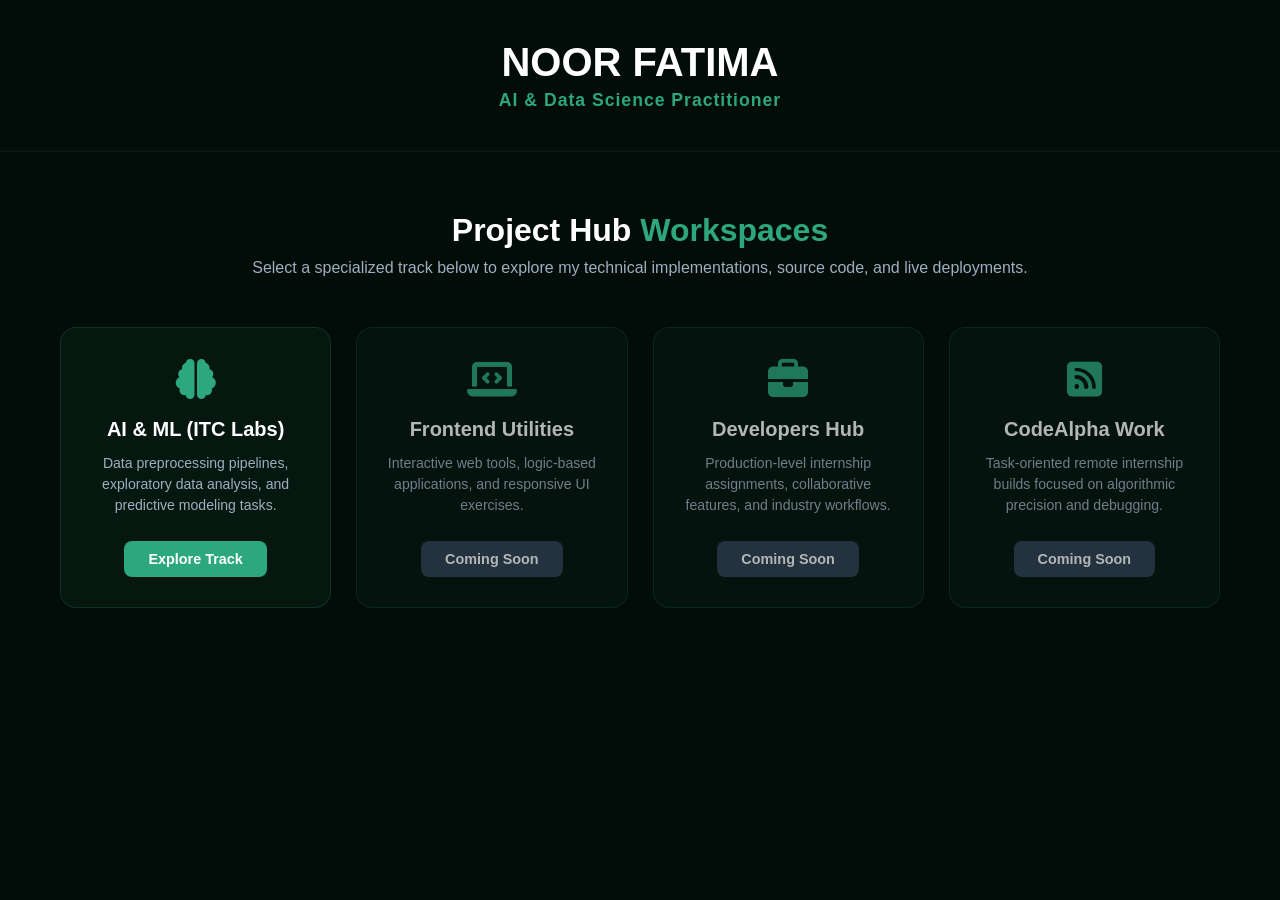
<file: index.html>
<!DOCTYPE html>
<html lang="en">
<head>
    <meta charset="UTF-8">
    <meta name="viewport" content="width=device-width, initial-scale=1.0">
    <title>Noor Fatima | Portfolio Hub</title>
    <link rel="stylesheet" href="style.css">
    <link rel="stylesheet" href="https://cdnjs.cloudflare.com/ajax/libs/font-awesome/6.4.0/css/all.min.css">
</head>
<body style="background-color: #020c08; font-family: sans-serif; margin: 0; padding: 0;">

    <header style="padding: 40px 20px; text-align: center; border-bottom: 1px solid rgba(45, 167, 125, 0.1);">
        <h1 style="color: #ffffff; margin: 0; font-size: 2.5rem;">NOOR FATIMA</h1>
        <p style="color: #2da77d; font-size: 1.1rem; margin: 5px 0 0 0; letter-spacing: 1px; font-weight: 600;">AI & Data Science Practitioner</p>
    </header>

    <section class="dashboard-section" style="padding: 60px 20px; max-width: 1200px; margin: 0 auto;">
        <h2 style="color: #ffffff; text-align: center; font-size: 2rem; margin-bottom: 10px; font-weight: 700;">
            Project Hub <span style="color: #2da77d;">Workspaces</span>
        </h2>
        <p style="color: #a0aec0; text-align: center; margin-bottom: 50px; font-size: 1rem;">
            Select a specialized track below to explore my technical implementations, source code, and live deployments.
        </p>

        <div class="hub-grid" style="display: grid; grid-template-columns: repeat(auto-fit, minmax(250px, 1fr)); gap: 25px;">
            
            <div class="hub-card" style="background: #061710; border: 1px solid rgba(45, 167, 125, 0.2); padding: 30px; border-radius: 16px; text-align: center;">
                <div style="font-size: 2.5rem; color: #2da77d; margin-bottom: 15px;">
                    <i class="fa-solid fa-brain"></i>
                </div>
                <h3 style="color: #ffffff; margin-bottom: 12px; font-size: 1.25rem;">AI & ML (ITC Labs)</h3>
                <p style="color: #a0aec0; font-size: 0.88rem; line-height: 1.5; margin-bottom: 25px;">
                    Data preprocessing pipelines, exploratory data analysis, and predictive modeling tasks.
                </p>
                <a href="AI-ML-ITC/EDA.html" style="background: #2da77d; color: #ffffff; padding: 10px 24px; border-radius: 8px; text-decoration: none; font-weight: 600; display: inline-block; font-size: 0.9rem;">Explore Track</a>
            </div>

            <div class="hub-card" style="background: #061710; border: 1px solid rgba(45, 167, 125, 0.2); padding: 30px; border-radius: 16px; text-align: center; opacity: 0.7;">
                <div style="font-size: 2.5rem; color: #2da77d; margin-bottom: 15px;">
                    <i class="fa-solid fa-laptop-code"></i>
                </div>
                <h3 style="color: #ffffff; margin-bottom: 12px; font-size: 1.25rem;">Frontend Utilities</h3>
                <p style="color: #a0aec0; font-size: 0.88rem; line-height: 1.5; margin-bottom: 25px;">
                    Interactive web tools, logic-based applications, and responsive UI exercises.
                </p>
                <a href="#" style="background: #334155; color: #ffffff; padding: 10px 24px; border-radius: 8px; text-decoration: none; font-weight: 600; display: inline-block; font-size: 0.9rem; cursor: not-allowed;">Coming Soon</a>
            </div>

            <div class="hub-card" style="background: #061710; border: 1px solid rgba(45, 167, 125, 0.2); padding: 30px; border-radius: 16px; text-align: center; opacity: 0.7;">
                <div style="font-size: 2.5rem; color: #2da77d; margin-bottom: 15px;">
                    <i class="fa-solid fa-briefcase"></i>
                </div>
                <h3 style="color: #ffffff; margin-bottom: 12px; font-size: 1.25rem;">Developers Hub</h3>
                <p style="color: #a0aec0; font-size: 0.88rem; line-height: 1.5; margin-bottom: 25px;">
                    Production-level internship assignments, collaborative features, and industry workflows.
                </p>
                <a href="#" style="background: #334155; color: #ffffff; padding: 10px 24px; border-radius: 8px; text-decoration: none; font-weight: 600; display: inline-block; font-size: 0.9rem; cursor: not-allowed;">Coming Soon</a>
            </div>

            <div class="hub-card" style="background: #061710; border: 1px solid rgba(45, 167, 125, 0.2); padding: 30px; border-radius: 16px; text-align: center; opacity: 0.7;">
                <div style="font-size: 2.5rem; color: #2da77d; margin-bottom: 15px;">
                    <i class="fa-solid fa-square-rss"></i>
                </div>
                <h3 style="color: #ffffff; margin-bottom: 12px; font-size: 1.25rem;">CodeAlpha Work</h3>
                <p style="color: #a0aec0; font-size: 0.88rem; line-height: 1.5; margin-bottom: 25px;">
                    Task-oriented remote internship builds focused on algorithmic precision and debugging.
                </p>
                <a href="#" style="background: #334155; color: #ffffff; padding: 10px 24px; border-radius: 8px; text-decoration: none; font-weight: 600; display: inline-block; font-size: 0.9rem; cursor: not-allowed;">Coming Soon</a>
            </div>

        </div>
    </section>

</body>
</html>
</file>
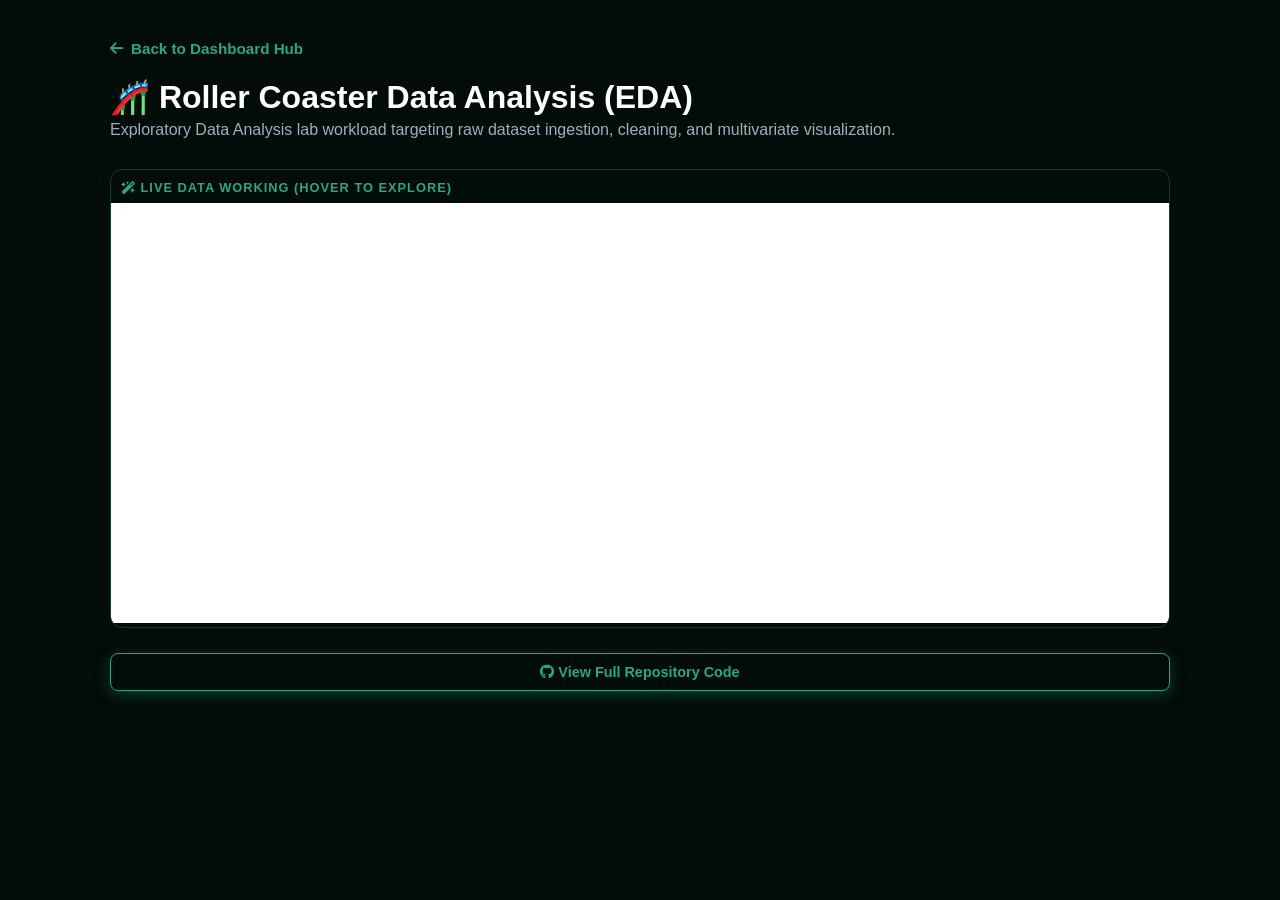
<file: AI-ML-ITC/eda.html>
<!DOCTYPE html>
<html lang="en">
<head>
    <meta charset="UTF-8">
    <meta name="viewport" content="width=device-width, initial-scale=1.0">
    <title>Roller Coaster EDA | Noor Fatima</title>
    <link rel="stylesheet" href="../style.css"> 
    <link rel="stylesheet" href="https://cdnjs.cloudflare.com/ajax/libs/font-awesome/6.4.0/css/all.min.css">
</head>
<body style="background-color: #020c08; font-family: sans-serif; margin: 0; padding: 0;">

    <div style="max-width: 1100px; margin: 40px auto 0 auto; padding: 0 20px;">
        <a href="../index.html" style="color: #2da77d; text-decoration: none; font-weight: 600; font-size: 0.95rem; display: inline-flex; align-items: center; gap: 8px;">
            <i class="fa-solid fa-arrow-left"></i> Back to Dashboard Hub
        </a>
    </div>

    <div style="max-width: 1100px; margin: 20px auto; padding: 0 20px;">
        <h1 style="color: #ffffff; margin: 0; font-size: 2rem;">🎢 Roller Coaster Data Analysis (EDA)</h1>
        <p style="color: #a0aec0; margin: 5px 0 30px 0;">Exploratory Data Analysis lab workload targeting raw dataset ingestion, cleaning, and multivariate visualization.</p>
    </div>

    <div style="max-width: 1100px; margin: 0 auto 60px auto; padding: 0 20px;">
        
        <div class="live-chart-container" style="margin: 20px 0; border-radius: 12px; overflow: hidden; border: 1px solid rgba(45, 167, 125, 0.3);">
            <h4 style="color: #2da77d; font-size: 0.8rem; margin-bottom: 8px; letter-spacing: 1px; padding: 10px 10px 0 10px; font-weight: 600;">
                <i class="fa-solid fa-wand-magic-sparkles"></i> LIVE DATA WORKING (HOVER TO EXPLORE)
            </h4>
            <iframe src="https://nfkhan123.github.io/EDA/interactive_scatter.html" style="width: 100%; height: 420px; border: none; background: #ffffff;"></iframe>
        </div>

        <div class="project-actions" style="margin-top: 25px;">
            <a href="https://github.com/NFKhan123/EDA" target="_blank" class="btn btn-secondary" style="background: transparent; color: #2da77d; border: 1px solid #2da77d; padding: 10px 24px; border-radius: 8px; text-decoration: none; display: inline-block; font-weight: 600; transition: 0.2s;">
                <i class="fa-brands fa-github"></i> View Full Repository Code
            </a>
        </div>

    </div>
</body>
</html>
</file>
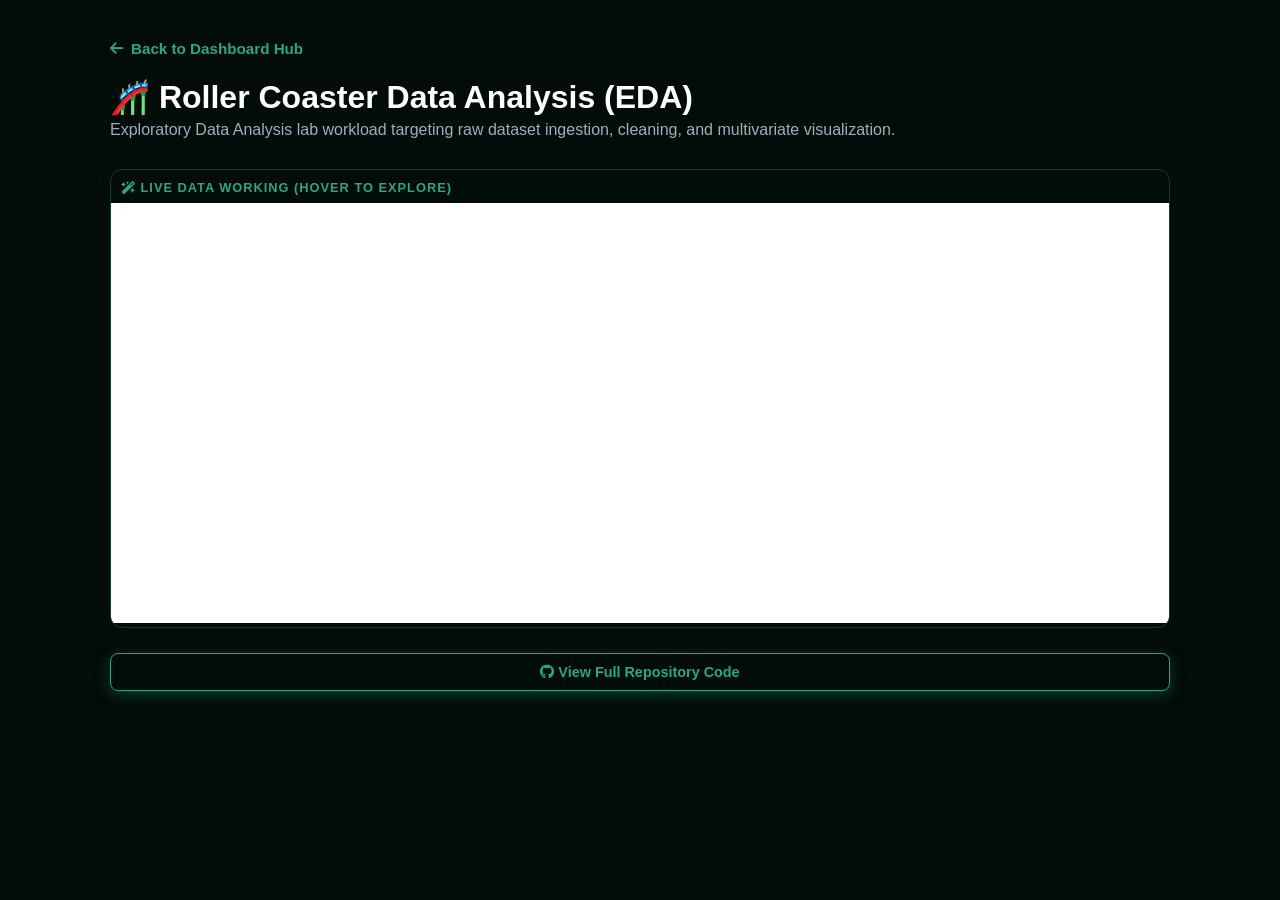
<file: AI-ML-ITC/EDA.html>
<!DOCTYPE html>
<html lang="en">
<head>
    <meta charset="UTF-8">
    <meta name="viewport" content="width=device-width, initial-scale=1.0">
    <title>Roller Coaster EDA | Noor Fatima</title>
    <link rel="stylesheet" href="../style.css"> 
    <link rel="stylesheet" href="https://cdnjs.cloudflare.com/ajax/libs/font-awesome/6.4.0/css/all.min.css">
</head>
<body style="background-color: #020c08; font-family: sans-serif; margin: 0; padding: 0;">

    <div style="max-width: 1100px; margin: 40px auto 0 auto; padding: 0 20px;">
        <a href="../index.html" style="color: #2da77d; text-decoration: none; font-weight: 600; font-size: 0.95rem; display: inline-flex; align-items: center; gap: 8px;">
            <i class="fa-solid fa-arrow-left"></i> Back to Dashboard Hub
        </a>
    </div>

    <div style="max-width: 1100px; margin: 20px auto; padding: 0 20px;">
        <h1 style="color: #ffffff; margin: 0; font-size: 2rem;">🎢 Roller Coaster Data Analysis (EDA)</h1>
        <p style="color: #a0aec0; margin: 5px 0 30px 0;">Exploratory Data Analysis lab workload targeting raw dataset ingestion, cleaning, and multivariate visualization.</p>
    </div>

    <div style="max-width: 1100px; margin: 0 auto 60px auto; padding: 0 20px;">
        
        <div class="live-chart-container" style="margin: 20px 0; border-radius: 12px; overflow: hidden; border: 1px solid rgba(45, 167, 125, 0.3);">
            <h4 style="color: #2da77d; font-size: 0.8rem; margin-bottom: 8px; letter-spacing: 1px; padding: 10px 10px 0 10px; font-weight: 600;">
                <i class="fa-solid fa-wand-magic-sparkles"></i> LIVE DATA WORKING (HOVER TO EXPLORE)
            </h4>
            <iframe src="https://nfkhan123.github.io/EDA/interactive_scatter.html" style="width: 100%; height: 420px; border: none; background: #ffffff;"></iframe>
        </div>

        <div class="project-actions" style="margin-top: 25px;">
            <a href="https://github.com/NFKhan123/EDA" target="_blank" class="btn btn-secondary" style="background: transparent; color: #2da77d; border: 1px solid #2da77d; padding: 10px 24px; border-radius: 8px; text-decoration: none; display: inline-block; font-weight: 600; transition: 0.2s;">
                <i class="fa-brands fa-github"></i> View Full Repository Code
            </a>
        </div>

    </div>
</body>
</html>
</file>
<file: style.css>
/* --- Global Reset & Premium Fonts --- */
* {
    margin: 0;
    padding: 0;
    box-sizing: border-box;
    font-family: 'Poppins', sans-serif;
    scroll-behavior: smooth;
}

:root {
    --dark-forest: #0b251d;
    --mint-pastel: #e3f4ee;
    --mint-accent: #2da77d;
    --pure-white: #ffffff;
    --light-gray: #f7fbf9;
    --text-dark: #1c352d;
}

body {
    background-color: var(--light-gray);
    color: var(--text-dark);
    overflow-x: hidden;
}

.container {
    max-width: 1200px;
    margin: 0 auto;
    padding: 60px 20px;
}

/* --- Navigation --- */
nav {
    background-color: var(--mint-pastel);
    padding: 15px 0;
    position: sticky;
    top: 0;
    z-index: 1000;
    border-bottom: 2px solid rgba(45, 167, 125, 0.1);
}

.nav-container {
    max-width: 1200px;
    margin: 0 auto;
    display: flex;
    justify-content: space-between;
    align-items: center;
    padding: 0 20px;
}

.logo {
    font-weight: 700;
    color: var(--dark-forest);
    letter-spacing: 1px;
}

.logo .subtitle {
    font-weight: 300;
    font-size: 0.8rem;
    color: var(--mint-accent);
}

.nav-links {
    list-style: none;
    display: flex;
    gap: 25px;
}

.nav-links a {
    text-decoration: none;
    color: var(--dark-forest);
    font-weight: 600;
    transition: color 0.3s ease;
}

.nav-links a:hover {
    color: var(--mint-accent);
}

/* --- Hero Section --- */
.hero {
    background: linear-gradient(135deg, var(--mint-pastel) 0%, #f0f9f6 100%);
    min-height: 75vh;
    display: flex;
    align-items: center;
    justify-content: center;
    text-align: center;
    padding: 0 20px;
}

.hero h1 {
    font-size: 3.5rem;
    color: var(--dark-forest);
    margin-bottom: 10px;
}

.hero h1 .highlight {
    color: var(--mint-accent);
}

.hero h2 {
    font-size: 1.8rem;
    font-weight: 400;
    margin-bottom: 20px;
}

.hero p {
    font-size: 1.1rem;
    color: #506e63;
    margin-bottom: 30px;
}

.btn {
    display: inline-block;
    padding: 12px 35px;
    background-color: var(--mint-accent);
    color: var(--pure-white);
    text-decoration: none;
    font-weight: 600;
    border-radius: 30px;
    box-shadow: 0 4px 15px rgba(45, 167, 125, 0.3);
    transition: all 0.3s ease;
}

.btn:hover {
    transform: translateY(-3px);
    box-shadow: 0 6px 20px rgba(45, 167, 125, 0.5);
}

/* --- About Section --- */
.about-section {
    background-color: var(--pure-white);
}

.section-title {
    text-align: center;
    font-size: 2.2rem;
    color: var(--dark-forest);
    margin-bottom: 50px;
    position: relative;
}

.section-title::after {
    content: '';
    display: block;
    width: 60px;
    height: 4px;
    background-color: var(--mint-accent);
    margin: 10px auto 0 auto;
    border-radius: 2px;
}

.about-grid {
    display: flex;
    align-items: center;
    justify-content: space-around;
    gap: 40px;
    flex-wrap: wrap;
}

.about-avatar {
    font-size: 6rem;
    color: var(--mint-pastel);
    background-color: var(--dark-forest);
    padding: 30px;
    border-radius: 50%;
    box-shadow: 0 10px 30px rgba(11, 37, 29, 0.15);
}

.about-info {
    display: flex;
    flex-direction: column;
    gap: 20px;
    max-width: 550px;
}

.info-card {
    display: flex;
    gap: 20px;
    background-color: var(--light-gray);
    padding: 20px;
    border-radius: 12px;
    border-left: 5px solid var(--mint-accent);
}

.info-card h3 {
    color: var(--dark-forest);
    margin-bottom: 5px;
}

.icon-green {
    font-size: 2rem;
    color: var(--mint-accent);
}

/* --- Dynamic Projects Grid Layout --- */
.projects-grid {
    display: grid;
    grid-template-columns: repeat(auto-fit, minmax(320px, 1fr));
    gap: 30px;
    margin-top: 20px;
}

.project-card {
    background-color: var(--pure-white);
    padding: 30px;
    border-radius: 16px;
    box-shadow: 0 10px 30px rgba(0,0,0,0.05);
    border: 1px solid rgba(11, 37, 29, 0.05);
    position: relative;
    display: flex;
    flex-direction: column;
    justify-content: space-between;
    transition: transform 0.3s ease;
}

.project-card:hover {
    transform: translateY(-5px);
}

/* Featured Card (Dark Background) */
.project-card.featured-card {
    background-color: var(--dark-forest);
    color: var(--pure-white);
    grid-column: span 1;
}

.project-card h3 {
    font-size: 1.4rem;
    margin-bottom: 10px;
    color: var(--dark-forest);
}

.project-card.featured-card h3 {
    color: var(--mint-pastel);
}

.project-card p {
    font-size: 0.95rem;
    color: #506e63;
    margin-bottom: 20px;
    line-height: 1.5;
}

.project-card.featured-card p {
    color: #a3c4b9;
}

/* Badges */
.project-badge {
    position: absolute;
    top: 15px;
    right: 15px;
    padding: 4px 12px;
    font-size: 0.75rem;
    font-weight: 600;
    border-radius: 20px;
    background-color: rgba(45, 167, 125, 0.2);
    color: var(--mint-accent);
}

.project-badge.upcoming {
    background-color: #f1f5f3;
    color: #7a938a;
}

/* Tech Tags */
.tech-tags {
    display: flex;
    gap: 8px;
    flex-wrap: wrap;
    margin-bottom: 25px;
}

.tech-tags span {
    background-color: var(--mint-pastel);
    color: var(--dark-forest);
    padding: 4px 10px;
    font-size: 0.8rem;
    border-radius: 6px;
    font-weight: 600;
}

/* Inline Pipeline graphic for the active project */
.pipeline-title {
    font-size: 0.75rem;
    letter-spacing: 1px;
    color: var(--mint-accent);
    font-weight: 700;
    margin: 15px 0 10px 0;
}

.pipeline-container {
    display: flex;
    justify-content: space-between;
    align-items: center;
    background-color: rgba(255, 255, 255, 0.03);
    padding: 15px 10px;
    border-radius: 10px;
    border: 1px solid rgba(45, 167, 125, 0.2);
    margin-bottom: 25px;
}

.step { text-align: center; }
.step i { font-size: 1.4rem; color: var(--mint-pastel); margin-bottom: 5px; }
.step h4 { font-size: 0.7rem; font-weight: 400; }
.arrow { color: var(--mint-accent); font-size: 0.8rem; }

/* Buttons inside cards */
.project-actions .btn {
    width: 100%;
    text-align: center;
    padding: 10px;
    font-size: 0.9rem;
}

.btn-secondary {
    background-color: transparent;
    border: 2px solid var(--mint-accent);
    color: var(--mint-pastel);
}

.btn-secondary:hover {
    background-color: var(--mint-accent);
    color: var(--pure-white);
}

.btn-disabled {
    background-color: #eef2f0;
    color: #a0b2ab;
    box-shadow: none;
    cursor: not-allowed;
}

/* --- Footer --- */
footer {
    background-color: var(--dark-forest);
    color: var(--pure-white);
    text-align: center;
    padding: 40px 20px;
}

.footer-content h3 { margin-bottom: 20px; color: var(--mint-pastel); }
.social-links { display: flex; justify-content: center; gap: 30px; margin-bottom: 20px; }
.social-links a { color: var(--pure-white); text-decoration: none; font-weight: 600; }
.social-links a:hover { color: var(--mint-accent); }
</file>
